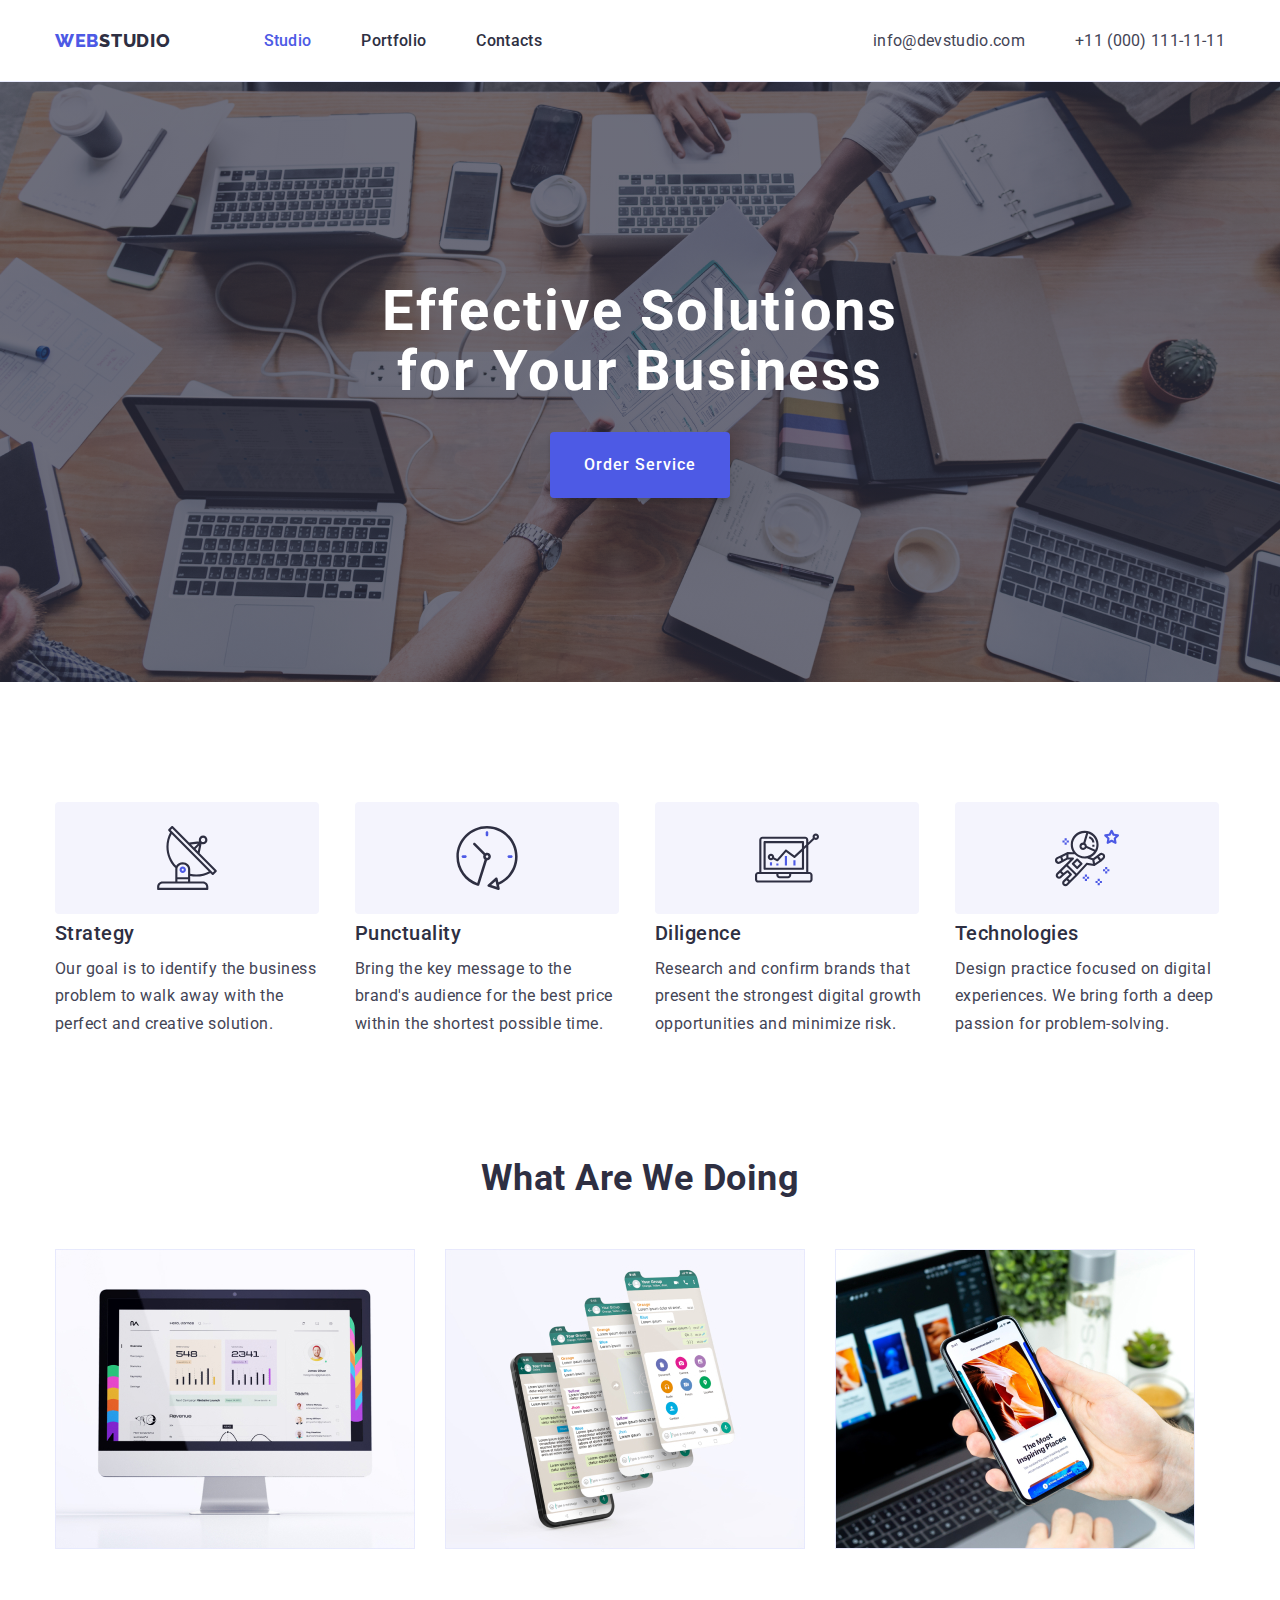
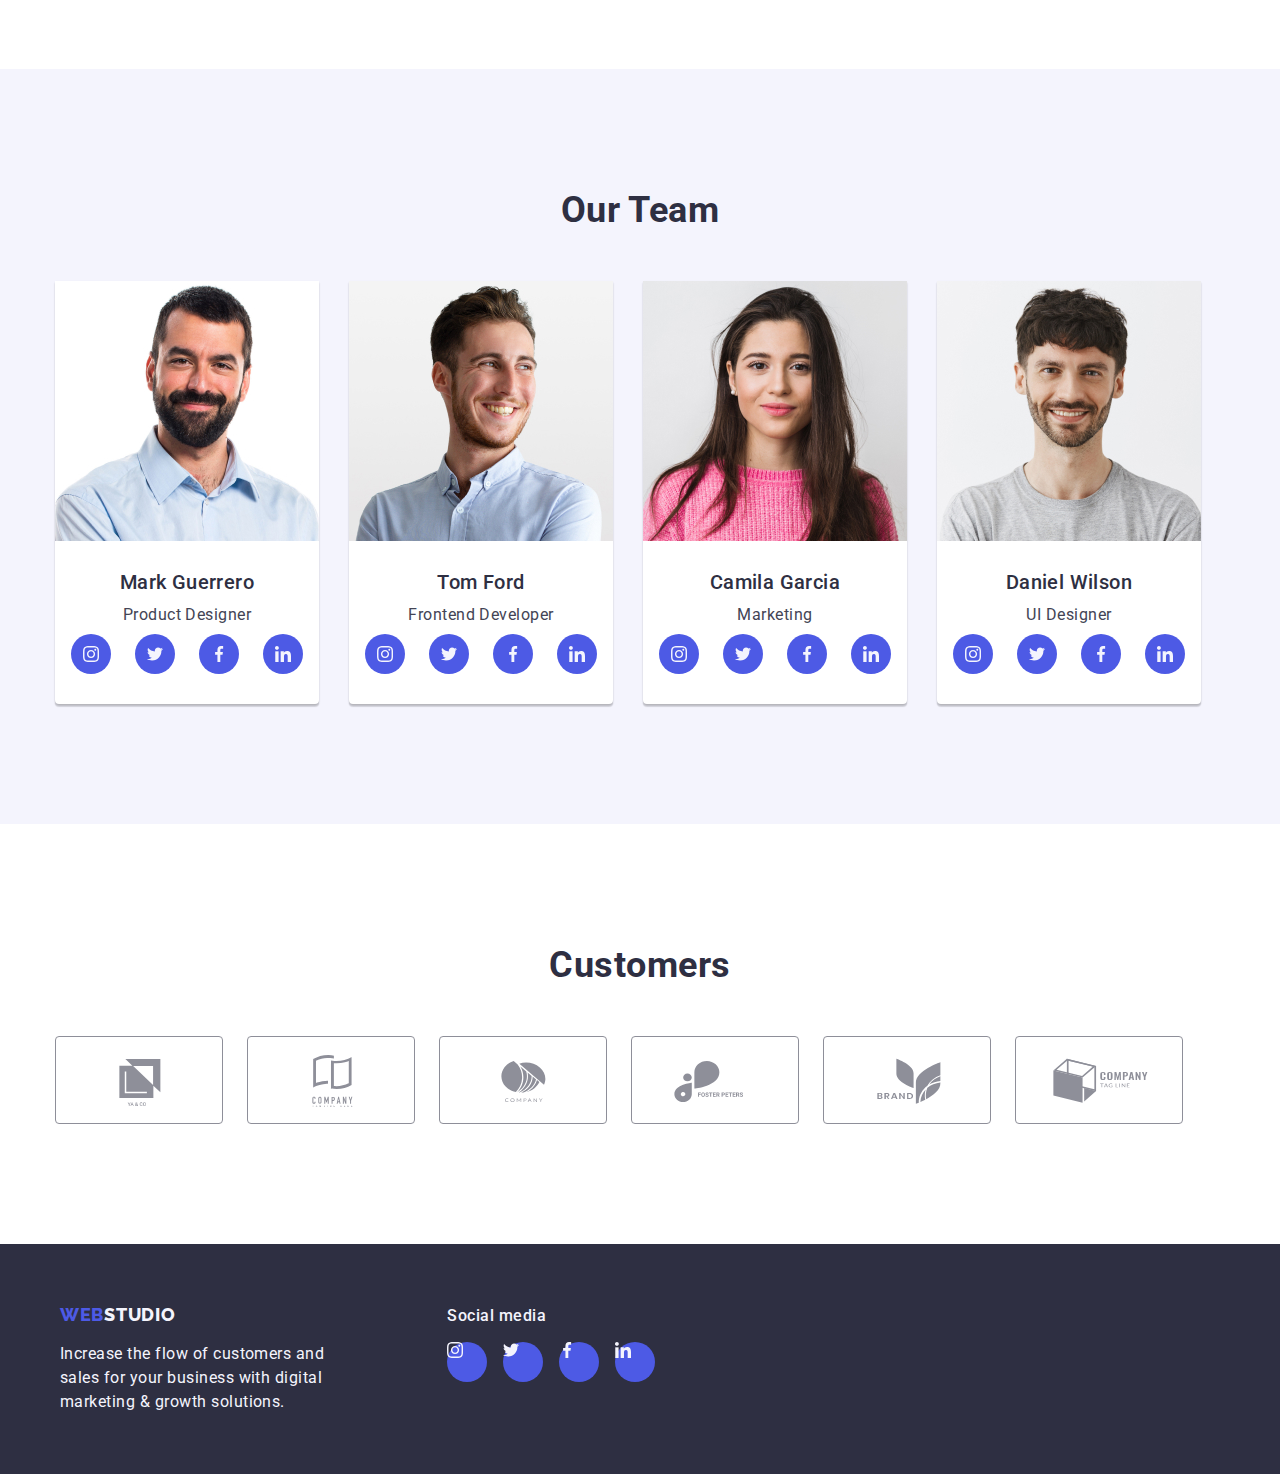
<file: index.html>
<!DOCTYPE html>
<html lang="en">
  <head>
    <meta charset="UTF-8" />
    <meta name="viewport" content="width=device-width, initial-scale=1.0" />
    <title>Studio</title>

    <!-- Revision 1 2023-08-01 comment: Use a link tag in the HTML file for the fonts instead of in the CSS so the loading time of the fonts will be faster-->
    <link rel="preconnect" href="https://fonts.googleapis.com" />
    <link rel="preconnect" href="https://fonts.gstatic.com" crossorigin />
    <link
      href="https://fonts.googleapis.com/css2?family=Raleway:wght@800&family=Roboto:wght@400;500;700;900&display=swap"
      rel="stylesheet"
    />

    <!-- Normalizer first -->
    <link
      rel="stylesheet"
      href="https://cdnjs.cloudflare.com/ajax/libs/modern-normalize/2.0.0/modern-normalize.min.css"
    />

    <!--Stylesheet-->
    <link rel="stylesheet" href="./css/styles.css" />
  </head>
  <body>
    <!--Header part-->
    <header class="page-header">
      <div class="container menu">
        <nav class="navigation">
          <a href="./index.html" class="logo-link">
            <span class="logo">WEB</span><span class="studio">STUDIO</span>
          </a>
          <ul class="nav-menu list">
            <li class="item">
              <a href="./index.html" class="page current link">Studio</a>
            </li>
            <li class="item">
              <a href="./portfolio.html" class="page link">Portfolio</a>
            </li>
            <li class="item">
              <a href="#" class="page link">Contacts</a>
            </li>
          </ul>
        </nav>
        <ul class="contacts-menu list">
          <li class="item">
            <a href="mailto:info@devstudio.com" class="contact link"
              >info@devstudio.com</a
            >
          </li>
          <li class="item">
            <a href="tel:+110001111111" class="contact link"
              >+11 (000) 111-11-11</a
            >
          </li>
        </ul>
      </div>
    </header>

    <!--This is the main section-->
    <main>
      <!--Section 1-->
      <section class="hero">
        <div class="container">
          <h1 class="hero-title">Effective Solutions<br />for Your Business</h1>
          <button type="button" class="button primary">Order Service</button>
        </div>
      </section>

      <!--Section 2-->
      <section class="section">
        <div class="container">
          <ul class="benefits list">
            <li class="item">
              <div class="icon">
                <!--When I added the height and width, nawala yung icons sa web page T_T-->
                <svg class="benefits-svg-icon" width="64" height="64">
                  <use href="./images/icons.svg#antenna"></use>
                </svg>
              </div>
              <h3 class="title">Strategy</h3>
              <p class="description">
                Our goal is to identify the business<br />problem to walk away
                with the<br />
                perfect and creative solution.
              </p>
            </li>
            <li class="item">
              <div class="icon">
                <svg class="benefits-svg-icon" width="64" height="64">
                  <use href="./images/icons.svg#clock"></use>
                </svg>
              </div>
              <h3 class="title">Punctuality</h3>
              <p class="description">
                Bring the key message to the<br />brand's audience for the best
                price<br />
                within the shortest possible time.
              </p>
            </li>
            <li class="item">
              <div class="icon">
                <svg class="benefits-svg-icon" width="64" height="64">
                  <use href="./images/icons.svg#diagram"></use>
                </svg>
              </div>
              <h3 class="title">Diligence</h3>
              <p class="description">
                Research and confirm brands that<br />present the strongest
                digital growth<br />opportunities and minimize risk.
              </p>
            </li>
            <li class="item">
              <div class="icon">
                <svg class="benefits-svg-icon" width="64" height="64">
                  <use href="./images/icons.svg#astronaut"></use>
                </svg>
              </div>
              <h3 class="title">Technologies</h3>
              <p class="description">
                Design practice focused on digital<br />experiences. We bring
                forth a deep<br />passion for problem-solving.
              </p>
            </li>
          </ul>
        </div>
      </section>

      <!--Section 3-->
      <section class="section no-top-padding">
        <div class="container">
          <h2 class="section-title">What Are We Doing</h2>
          <ul class="what-we-do list">
            <li class="item">
              <img
                src="./images/img-1-monitor.jpg"
                alt="monitor"
                width="360"
                height="300"
                class="image"
              />
              <!--I copied the width and height from the Figma Homework 1 Reference-->
            </li>
            <li class="item">
              <img
                src="./images/img-2-mobile-phone.jpg"
                alt="mobile phone"
                width="360"
                height="300"
                class="image"
              />
            </li>
            <li class="item">
              <img
                src="./images/img-3-mobile-phone-2.jpg"
                alt="mobile phone with hand"
                width="360"
                height="300"
                class="image"
              />
            </li>
          </ul>
        </div>
      </section>

      <!--Section 4-->
      <section class="section bg-team">
        <div class="container">
          <h2 class="section-title">Our Team</h2>
          <ul class="team list">
            <li class="item">
              <img
                src="./images/mark-guerrero.jpg"
                alt="Mark Guerrero"
                width="264"
                height="260"
                class="image"
              />
              <h3 class="name">Mark Guerrero</h3>
              <p class="position">Product Designer</p>
              <ul class="team-social list">
                <li class="team-svg">
                  <a
                    class="link"
                    href="https://www.instagram.com/"
                    target="_blank"
                    aria-label="Link to Instagram"
                  >
                    <svg class="team-social-icon" width="16" height="16">
                      <use href="./images/icons.svg#instagram"></use>
                    </svg>
                  </a>
                </li>
                <li class="team-svg">
                  <a
                    class="link"
                    href="https://www.twitter.com/"
                    target="_blank"
                    aria-label="Link to Twitter"
                  >
                    <svg class="team-social-icon" width="16" height="16">
                      <use href="./images/icons.svg#twitter"></use>
                    </svg>
                  </a>
                </li>
                <li class="team-svg">
                  <a
                    class="link"
                    href="https://www.facebook.com/"
                    target="_blank"
                    aria-label="Link to Facebook"
                  >
                    <svg class="team-social-icon" width="16" height="16">
                      <use href="./images/icons.svg#facebook"></use>
                    </svg>
                  </a>
                </li>
                <li class="team-svg">
                  <a
                    class="link"
                    href="https://www.linkedin.com/"
                    target="_blank"
                    aria-label="Link to LinkedIn"
                  >
                    <svg class="team-social-icon" width="16" height="16">
                      <use href="./images/icons.svg#linkedin"></use>
                    </svg>
                  </a>
                </li>
              </ul>
            </li>

            <li class="item">
              <img
                src="./images/tom-ford.jpg"
                alt="Tom Ford"
                width="264"
                height="260"
                class="image"
              />
              <h3 class="name">Tom Ford</h3>
              <p class="position">Frontend Developer</p>
              <ul class="team-social list">
                <li class="team-svg">
                  <a
                    class="link"
                    href="https://www.instagram.com/"
                    target="_blank"
                    aria-label="Link to Instagram"
                  >
                    <svg class="team-social-icon" width="16" height="16">
                      <use href="./images/icons.svg#instagram"></use>
                    </svg>
                  </a>
                </li>
                <li class="team-svg">
                  <a
                    class="link"
                    href="https://www.twitter.com/"
                    target="_blank"
                    aria-label="Link to Twitter"
                  >
                    <svg class="team-social-icon" width="16" height="16">
                      <use href="./images/icons.svg#twitter"></use>
                    </svg>
                  </a>
                </li>
                <li class="team-svg">
                  <a
                    class="link"
                    href="https://www.facebook.com/"
                    target="_blank"
                    aria-label="Link to Facebook"
                  >
                    <svg class="team-social-icon" width="16" height="16">
                      <use href="./images/icons.svg#facebook"></use>
                    </svg>
                  </a>
                </li>
                <li class="team-svg">
                  <a
                    class="link"
                    href="https://www.linkedin.com/"
                    target="_blank"
                    aria-label="Link to LinkedIn"
                  >
                    <svg class="team-social-icon" width="16" height="16">
                      <use href="./images/icons.svg#linkedin"></use>
                    </svg>
                  </a>
                </li>
              </ul>
            </li>
            <li class="item">
              <img
                src="./images/camila-garcia.jpg"
                alt="Camila Garcia"
                width="264"
                height="260"
                class="image"
              />
              <h3 class="name">Camila Garcia</h3>
              <p class="position">Marketing</p>
              <ul class="team-social list">
                <li class="team-svg">
                  <a
                    class="link"
                    href="https://www.instagram.com/"
                    target="_blank"
                    aria-label="Link to Instagram"
                  >
                    <svg class="team-social-icon" width="16" height="16">
                      <use href="./images/icons.svg#instagram"></use>
                    </svg>
                  </a>
                </li>
                <li class="team-svg">
                  <a
                    class="link"
                    href="https://www.twitter.com/"
                    target="_blank"
                    aria-label="Link to Twitter"
                  >
                    <svg class="team-social-icon" width="16" height="16">
                      <use href="./images/icons.svg#twitter"></use>
                    </svg>
                  </a>
                </li>
                <li class="team-svg">
                  <a
                    class="link"
                    href="https://www.facebook.com/"
                    target="_blank"
                    aria-label="Link to Facebook"
                  >
                    <svg class="team-social-icon" width="16" height="16">
                      <use href="./images/icons.svg#facebook"></use>
                    </svg>
                  </a>
                </li>
                <li class="team-svg">
                  <a
                    class="link"
                    href="https://www.linkedin.com/"
                    target="_blank"
                    aria-label="Link to LinkedIn"
                  >
                    <svg class="team-social-icon" width="16" height="16">
                      <use href="./images/icons.svg#linkedin"></use>
                    </svg>
                  </a>
                </li>
              </ul>
            </li>
            <li class="item">
              <img
                src="./images/daniel-wilson.jpg"
                alt="Daniel Wilson"
                width="264"
                height="260"
                class="image"
              />
              <h3 class="name">Daniel Wilson</h3>
              <p class="position">UI Designer</p>
              <ul class="team-social list">
                <li class="team-svg">
                  <a
                    class="link"
                    href="https://www.instagram.com/"
                    target="_blank"
                    aria-label="Link to Instagram"
                  >
                    <svg class="team-social-icon" width="16" height="16">
                      <use href="./images/icons.svg#instagram"></use>
                    </svg>
                  </a>
                </li>
                <li class="team-svg">
                  <a
                    class="link"
                    href="https://www.twitter.com/"
                    target="_blank"
                    aria-label="Link to Twitter"
                  >
                    <svg class="team-social-icon" width="16" height="16">
                      <use href="./images/icons.svg#twitter"></use>
                    </svg>
                  </a>
                </li>
                <li class="team-svg">
                  <a
                    class="link"
                    href="https://www.facebook.com/"
                    target="_blank"
                    aria-label="Link to Facebook"
                  >
                    <svg class="team-social-icon" width="16" height="16">
                      <use href="./images/icons.svg#facebook"></use>
                    </svg>
                  </a>
                </li>
                <li class="team-svg">
                  <a
                    class="link"
                    href="https://www.linkedin.com/"
                    target="_blank"
                    aria-label="Link to LinkedIn"
                  >
                    <svg class="team-social-icon" width="16" height="16">
                      <use href="./images/icons.svg#linkedin"></use>
                    </svg>
                  </a>
                </li>
              </ul>
            </li>
          </ul>
        </div>
      </section>

      <!--Section 5 Customers-->
      <section class="section">
        <div class="container">
          <h2 class="section-title">Customers</h2>
          <ul class="partners list">
            <li class="item">
              <a class="link" href="#" target="_blank">
                <svg class="customers-icon" width="104" height="56">
                  <use href="./images/icons.svg#client-1"></use>
                </svg>
              </a>
            </li>
            <li class="item">
              <a class="link" href="#" target="_blank">
                <svg class="customers-icon" width="104" height="56">
                  <use href="./images/icons.svg#client-2"></use>
                </svg>
              </a>
            </li>
            <li class="item">
              <a class="link" href="#" target="_blank">
                <svg class="customers-icon" width="104" height="56">
                  <use href="./images/icons.svg#client-3"></use>
                </svg>
              </a>
            </li>
            <li class="item">
              <a class="link" href="#" target="_blank">
                <svg class="customers-icon" width="104" height="56">
                  <use href="./images/icons.svg#client-4"></use>
                </svg>
              </a>
            </li>
            <li class="item">
              <a class="link" href="#" target="_blank">
                <svg class="customers-icon" width="104" height="56">
                  <use href="./images/icons.svg#client-5"></use>
                </svg>
              </a>
            </li>
            <li class="item">
              <a class="link" href="#" target="_blank">
                <svg class="customers-icon" width="104" height="56">
                  <use href="./images/icons.svg#client-6"></use>
                </svg>
              </a>
            </li>
          </ul>
        </div>
      </section>
    </main>

    <!--This is the footer-->
    <footer class="page-footer">
      <div class="container">
        <!--Main Footer-->
        <div class="footer">
          <!--Sub Footer 1-->
          <div class="footer-address">
            <a href="./index.html" class="logo-link">
              <!--I just added a DIV for this WEBSTUDIO logo because without DIV, super laki ng gap nila sa isa't isa because of the display flex that I applied to class="footer"-->
              <div>
                <span class="logo">WEB</span
                ><span class="studio-footer">STUDIO</span>
              </div>
            </a>
            <p class="footer-description">
              Increase the flow of customers and<br />sales for your business
              with digital<br />marketing & growth solutions.
            </p>
          </div>

          <!--Sub Footer 2-->
          <div class="footer-block">
            <b class="footer-heading"> Social media </b>
            <ul class="social-footer list">
              <li class="icon-item">
                <a
                  class="link"
                  href="https://www.instagram.com/"
                  target="_blank"
                  aria-label="Link to Instagram"
                >
                  <svg class="team-social-icon" width="40" height="40">
                    <use href="./images/icons.svg#instagram"></use>
                  </svg>
                </a>
              </li>
              <li class="icon-item">
                <a
                  class="link"
                  href="https://www.twitter.com/"
                  target="_blank"
                  aria-label="Link to Twitter"
                >
                  <svg class="team-social-icon" width="40" height="40">
                    <use href="./images/icons.svg#twitter"></use>
                  </svg>
                </a>
              </li>
              <li class="icon-item">
                <a
                  class="link"
                  href="https://www.facebook.com/"
                  target="_blank"
                  aria-label="Link to Facebook"
                >
                  <svg class="team-social-icon" width="40" height="40">
                    <use href="./images/icons.svg#facebook"></use>
                  </svg>
                </a>
              </li>
              <li class="icon-item">
                <a
                  class="link"
                  href="https://www.linkedin.com/"
                  target="_blank"
                  aria-label="Link to LinkedIn"
                >
                  <svg class="team-social-icon" width="40" height="40">
                    <use href="./images/icons.svg#linkedin"></use>
                  </svg>
                </a>
              </li>
            </ul>
          </div>
        </div>
      </div>
    </footer>
  </body>
</html>
</file>
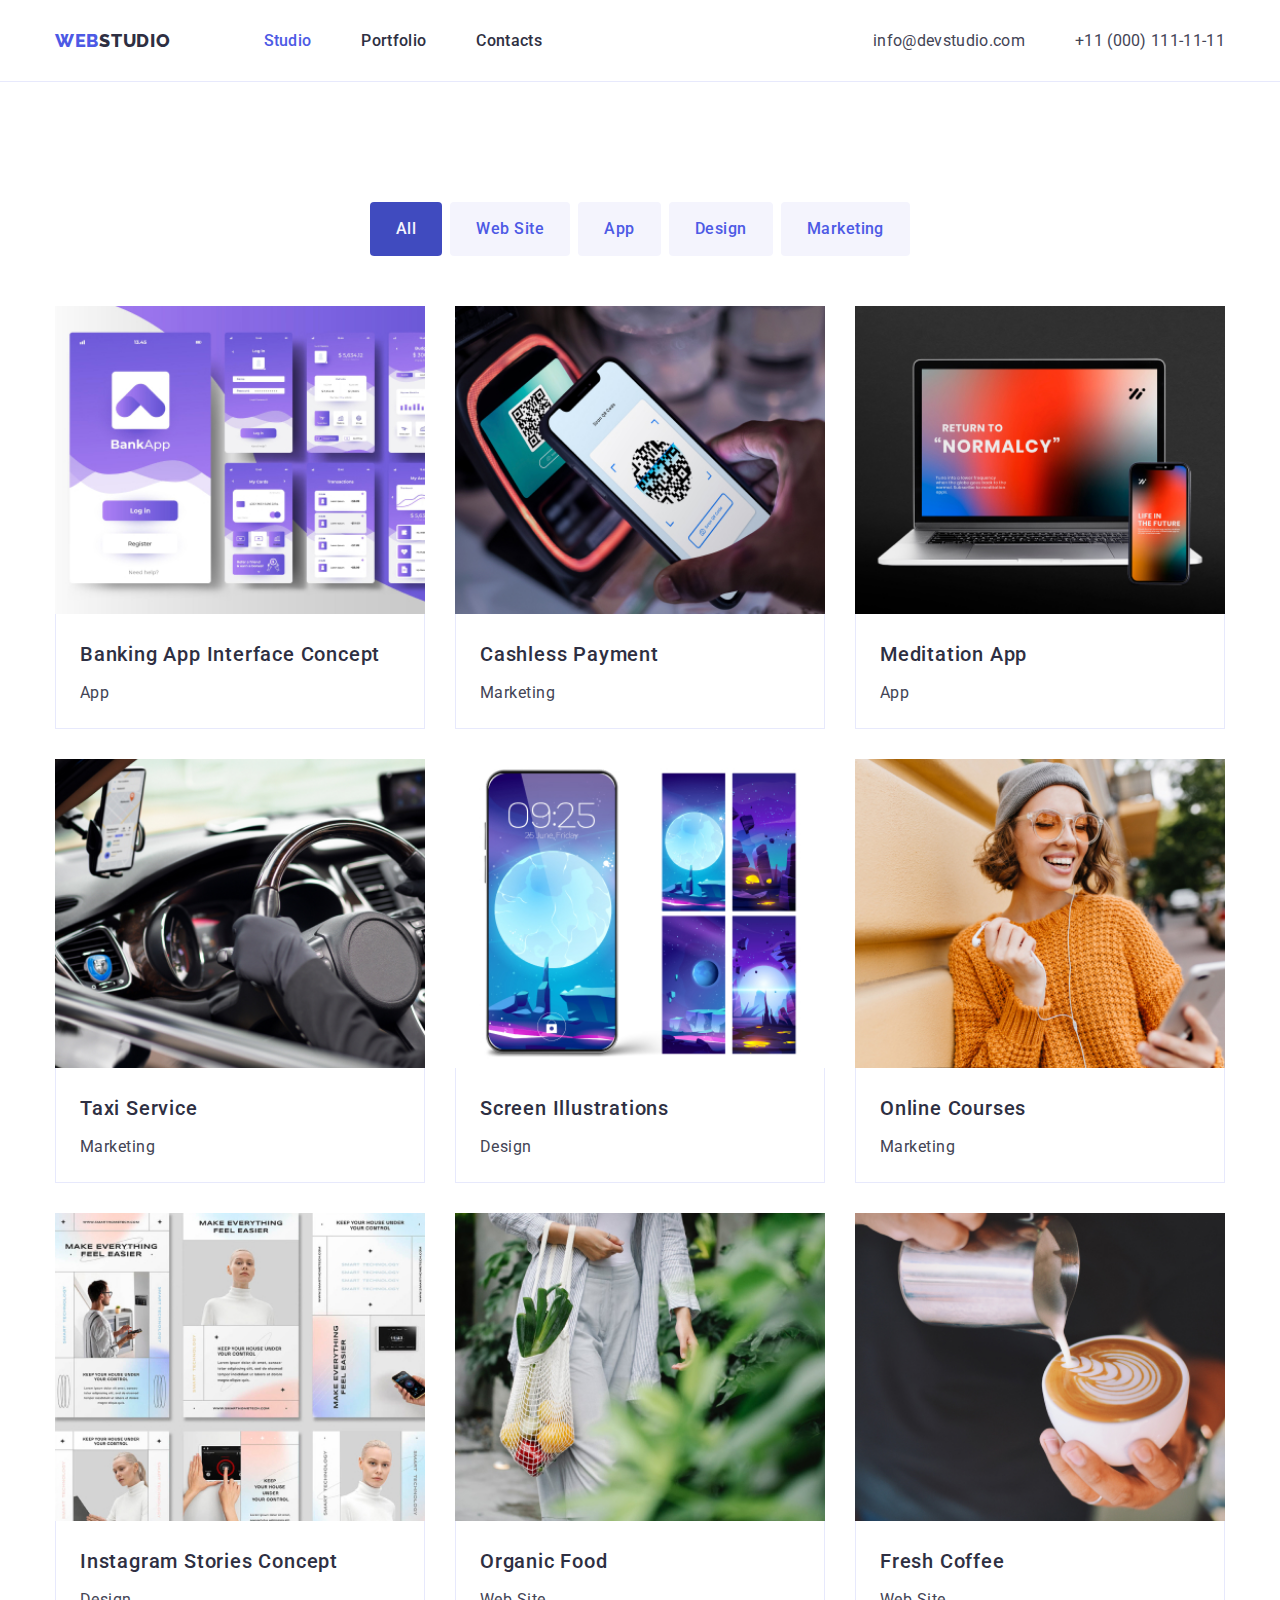
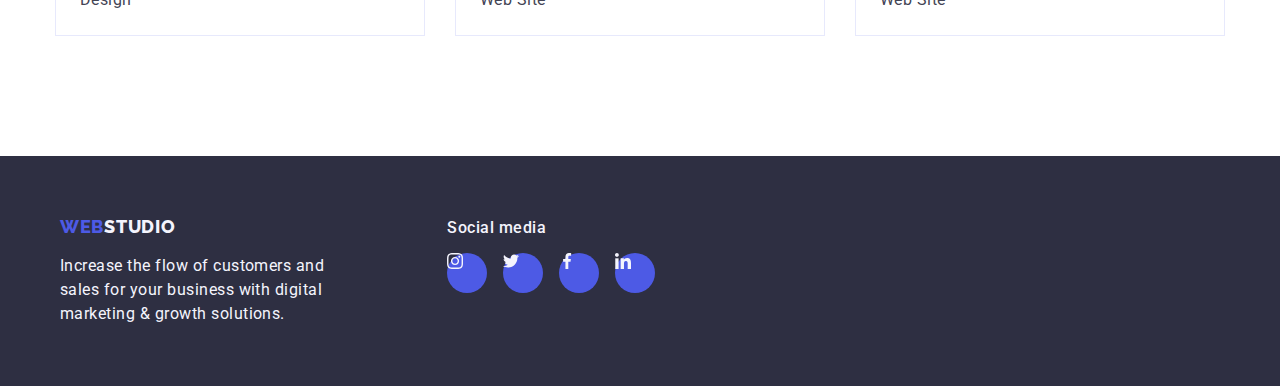
<file: portfolio.html>
<!DOCTYPE html>
<html lang="en">
  <head>
    <meta charset="UTF-8" />
    <meta name="viewport" content="width=device-width, initial-scale=1.0" />
    <title>Portfolio</title>

    <!-- Revision 1 2023-08-01 comment: Use a link tag in the HTML file for the fonts instead of in the CSS so the loading time of the fonts will be faster-->
    <link rel="preconnect" href="https://fonts.googleapis.com" />
    <link rel="preconnect" href="https://fonts.gstatic.com" crossorigin />
    <link
      href="https://fonts.googleapis.com/css2?family=Raleway:wght@800&family=Roboto:wght@400;500;700;900&display=swap"
      rel="stylesheet"
    />

    <!-- Normalizer first -->
    <link
      rel="stylesheet"
      href="https://cdnjs.cloudflare.com/ajax/libs/modern-normalize/2.0.0/modern-normalize.min.css"
    />

    <!--Stylesheet-->
    <link rel="stylesheet" href="./css/styles.css" />
  </head>
  <body>
    <!--Header part-->
    <header class="page-header">
      <div class="container menu">
        <nav class="navigation">
          <a href="./index.html" class="logo-link">
            <span class="logo">WEB</span><span class="studio">STUDIO</span>
          </a>
          <ul class="nav-menu list">
            <li class="item">
              <a href="./index.html" class="page current link">Studio</a>
            </li>
            <li class="item">
              <a href="./portfolio.html" class="page link">Portfolio</a>
            </li>
            <li class="item">
              <a href="#" class="page link">Contacts</a>
            </li>
          </ul>
        </nav>
        <ul class="contacts-menu list">
          <li class="item">
            <a href="mailto:info@devstudio.com" class="contact link"
              >info@devstudio.com</a
            >
          </li>
          <li class="item">
            <a href="tel:+110001111111" class="contact link">+11 (000) 111-11-11</a>
          </li>
        </ul>
      </div>
    </header>

    <main>
      <!--Section 1 Portfolio-->
      <section class="section">
        <div class="container">

          <!-- Buttons -->
          <ul class="filters list">
            <li class="space">
              <button type="button" class="button filter current">All</button>
            </li>
            <li class="space">
              <button type="button" class="button filter">Web Site</button>
            </li>
            <li class="space">
              <button type="button" class="button filter">App</button>
            </li>
            <li class="space">
              <button type="button" class="button filter">Design</button>
            </li>
            <li class="space">
              <button type="button" class="button filter">Marketing</button>
            </li>
          </ul>

          <!--Projects-->
          <ul class="projects list">
            <li class="project-card">
              <a href="" class="project link">
                <img src="./images/portfolio-img-1-banking-app-interface.jpg" alt="Banking App Interface Concept" width="370" height="294" class="image">
                <div class="substrate">
                  <h2 class="name">Banking App Interface Concept</h2>
                  <p class="type">App</p>
                </div>
              </a>
            </li>
            <li class="project-card">
              <a href="" class="project link">
                <img src="./images/portfolio-img-2-cashless-payment.jpg" alt="Cashless Payment" width="370" height="294" class="image">
                <div class="substrate">
                  <h2 class="name">Cashless Payment</h2>
                  <p class="type">Marketing</p>
                </div>   
              </a>
            </li>
            <li class="project-card">
              <a href="" class="project link">
                <img src="./images/portfolio-img-3-meditation-app.jpg" alt="Meditation App" width="370" height="294" class="image">
                <div class="substrate">
                  <h2 class="name">Meditation App</h2>
                  <p class="type">App</p>
                </div>
              </a>
            </li>

            <li class="project-card">
              <a href="" class="project link">
                <img src="./images/portfolio-img-4-taxi-service.jpg" alt="Taxi Service" width="370" height="294" class="image">
                <div class="substrate">
                  <h2 class="name">Taxi Service</h2>
                  <p class="type">Marketing</p>
                </div>
              </a>
            </li>
            <li class="project-card">
              <a href="" class="project link">
                <img src="./images/portfolio-img-5-screen-illustrations.jpg" alt="Screen Illustrations" width="370" height="294" class="image">
                <div class="substrate">
                  <h2 class="name">Screen Illustrations</h2>
                  <p class="type">Design</p>
                </div>
              </a>
            </li>
            <li class="project-card">
              <a href="" class="project link">
                <img src="./images/portfolio-img-6-online-courses.jpg" alt="Online Courses" width="370" height="294" class="image">
                <div class="substrate">
                  <h2 class="name">Online Courses</h2>
                  <p class="type">Marketing</p>
                </div>
              </a>
            </li>
            <li class="project-card">
              <a href="" class="project link">
                <img src="./images/portfolio-img-7-instagram-stories-concept.jpg" alt="Instagram Stories Concept" width="370" height="294" class="image">
                <div class="substrate">
                  <h2 class="name">Instagram Stories Concept</h2>
                  <p class="type">Design</p>
                </div>
              </a>
            </li>
            <li class="project-card">
              <a href="" class="project link">
                <img src="./images/portfolio-img-8-organic-food.jpg" alt="Organic Food" width="370" height="294" class="image">
                <div class="substrate">
                  <h2 class="name">Organic Food</h2>
                  <p class="type">Web Site</p>
                </div>
              </a>
            </li>
            <li class="project-card">
              <a href="" class="project link">
                <img src="./images/portfolio-img-9-fresh-coffee.jpg" alt="Fresh Coffee" width="370" height="294" class="image">
                <div class="substrate">
                  <h2 class="name">Fresh Coffee</h2>
                  <p class="type">Web Site</p>
                </div>
              </a>
            </li>
          </ul>
        </div>
      </section>
    </main>

    <!--This is the footer-->
    <footer class="page-footer">
      <div class="container">
        <!--Main Footer-->
        <div class="footer">
          <!--Sub Footer 1-->
          <div class="footer-address">
            <a href="./index.html" class="logo-link">
              <!--I just added a DIV for this WEBSTUDIO logo because without DIV, super laki ng gap nila sa isa't isa because of the display flex that I applied to class="footer"-->
              <div>
                <span class="logo">WEB</span
                ><span class="studio-footer">STUDIO</span>
              </div>
            </a>
            <p class="footer-description">
              Increase the flow of customers and<br />sales for your business
              with digital<br />marketing & growth solutions.
            </p>
          </div>

          <!--Sub Footer 2-->
          <div class="footer-block">
            <b class="footer-heading"> Social media </b>
            <ul class="social-footer list">
              <li class="icon-item">
                <a
                  class="link"
                  href="https://www.instagram.com/"
                  target="_blank"
                  aria-label="Link to Instagram"
                >
                  <svg class="team-social-icon" width="40" height="40">
                    <use href="./images/icons.svg#instagram"></use>
                  </svg>
                </a>
              </li>
              <li class="icon-item">
                <a
                  class="link"
                  href="https://www.twitter.com/"
                  target="_blank"
                  aria-label="Link to Twitter"
                >
                  <svg class="team-social-icon" width="40" height="40">
                    <use href="./images/icons.svg#twitter"></use>
                  </svg>
                </a>
              </li>
              <li class="icon-item">
                <a
                  class="link"
                  href="https://www.facebook.com/"
                  target="_blank"
                  aria-label="Link to Facebook"
                >
                  <svg class="team-social-icon" width="40" height="40">
                    <use href="./images/icons.svg#facebook"></use>
                  </svg>
                </a>
              </li>
              <li class="icon-item">
                <a
                  class="link"
                  href="https://www.linkedin.com/"
                  target="_blank"
                  aria-label="Link to LinkedIn"
                >
                  <svg class="team-social-icon" width="40" height="40">
                    <use href="./images/icons.svg#linkedin"></use>
                  </svg>
                </a>
              </li>
            </ul>
          </div>
        </div>
      </div>
    </footer>
  </body>
</html>
</file>
<file: css/styles.css>
/* @import url("https://fonts.googleapis.com/css2?family=Raleway:wght@800&family=Roboto:wght@400;500;700;900&display=swap"); */


:root {
  --iriscolor: #4d5ae5;
  --navyblue: #2E2F42;
  --navcolor: #2e2f42;
  --oceancolor: #404BBF;
  --contactcolor: #434455;
  --titlecolor:  #2E2F42;
  --descriptioncolor: #434455;
  --namecolor: #2e2f42;
  --positioncolor: #434455;
  --cloud: #f4f4fd;
  --slate: #434455;
  --white: #ffffff;
  --cornflower: #e7e9fc;
  --lightslate:#8E8F99;
  --green: #31D0AA;
}

/*"body" is considered a global selector because it targets the <body> element, which is the top-level container for the content of an HTML document. The styles defined within the "body" selector will apply to the entire document unless they are overridden by more specific selectors.*/

/* push ko nalang parin haha! */
h1,
h2,
h3,
h4,
h5,
h6,
p {
  margin: 0;
}

/* border-box fixes the computation of the height and width. Whatever height and width yung naspecify mo, yun yung susundin regardless if may padding at border doon sa specific element. Ang default kasi without the border box, hindi sinasali sa computation yung padding ang border (if you have those set in CSS). But if you have border-box set, strictly yun lang susundan ni CSS*/

html {
  box-sizing: border-box;
}


/* asterisks are used to represent to all elements*/
/* :: are called pseudoclasses */
*,
*::after,
*::before{
  box-sizing: inherit;
}

body{
  font-family: "Roboto", sans-serif;
  font-size: 16px;
  letter-spacing: 0.03em;
  color: var(--slate);
  background-color: var(--white);
}

.link{
  text-decoration: none;
  color: inherit;
}

.list{
  list-style: none;
  padding: 0;
  margin: 0;
}

img{
  display: block;
  max-width: 100%;
  height: auto;
}


.container{
  width: 1200px;
  padding: 0 15px;
  margin: 0 auto;
}
/* kailangan natin ilagay yung padding and margin para gumitna siya */

 
/*WEBSTUDIO LOGO*/

.logo-link {
  text-decoration: none;
  font-size: 18px;
  font-family: "Raleway",sans-serif;
  line-height: 1.17;
  font-weight: 800;
  letter-spacing: 0.04em;
}

.logo{
  color: var(--iriscolor);
}

.studio{
  color: var(--navyblue)
}

/*MENU ITEMS*/
.nav-menu .page,
.contacts-menu .contact {
  font-weight: 500;
  color: var(--navcolor);
  text-decoration: none;
  line-height: 1.14;
  letter-spacing: 0.02em;
  display: block;
  padding-top: 32px;
  padding-bottom: 31px;
}

.nav-menu{
  margin-left: 93px;
}

.contacts-menu{
  margin-left: auto;
}

/* format the margins of the items under nav-menu and contacts-menu except for their last items (Contacts and telephone number) */
.nav-menu .item:not(:last-child),
.contacts-menu .item:not(:last-child) {
  margin-right: 50px;
}

.menu,
.navigation,
.nav-menu,
.contacts-menu{
  display: flex; 
  align-items: center;
}

.page-header{
  border-bottom: 1px solid var(--cornflower);
}


.nav-menu .page:hover,
.nav-menu .page:focus,
.nav-menu .page.current,
.contacts-menu .contact:hover,
.contacts-menu .contact:focus{
  color: var(--iriscolor);
}

/* yung mga font, text decoration, etc nito, naka-declare na sa umpisa (.nav-menu .page, .contacts-menu .contact) */
.contacts-menu .contact{
  color: var(--slate);
  font-weight: 400;
}

/*MAIN LANDING PAGE*/

.hero{
  background-color: var(--navyblue);
  height: 600px;
  background: linear-gradient(
    to right,
    rgba(46, 47, 66, 0.7),
    rgba(46, 47, 66, 0.7)
  ), url(../images/people-office.jpg);
  height: 600px;
  background-repeat: no-repeat;
  background-position: center;
  background-size: cover;
  padding: 200px 0;
  text-align: center;
}


.hero .hero-title{
  color: var(--white, #FFF);
  font-size: 56px;
  font-weight: 700;
  line-height: 1.07;
  letter-spacing: 0.04em;
  margin-bottom: 30px;
}

.hero .hero-title,
.hero .button{
  position: relative;
  z-index: 2;
}

/* .main-button{
  margin-top: -10px;
  text-align: center;
} main-button class has been deleted on the first revision*/

/*MAIN LANDING PAGE BUTTON*/

.button{
  cursor:pointer;
  font-family: inherit;
  font-size: 16px;
  letter-spacing: 0.03em;
  border-radius: 4px;
  border-color: transparent;
}

.button.primary{
  color: white;
  background-color: var(--iriscolor);
  font-weight: 500;
  line-height: 1.87;
  letter-spacing: 0.06em;
  padding: 16px 32px;
  box-shadow: 0px 4px 4px rgba(0, 0, 0, 0.15);
}

.button.primary:hover,
.button.primary:focus {
  background-color: var(--oceancolor);
  box-shadow: 0px 3px 1px rgba(0, 0, 0, 0.1), 0px 1px 2px rgba(0, 0, 0, 0.08), 0px 2px 2px rgba(0, 0, 0, 0.12);
}
/* box-shadow: 0px 3px 1px rgba(red,green,blue,alpha), 
alpha = opacity*/
/* bakit maraming values nilagay sa box-shadow? Forda aesthetics! 3 levels of box shadow para magmukhang 3D. Subtle difference lang pero may differnce parin*/


/*BUTTON POSITION*/

/*SECTION 2*/

.benefits{
  display: flex;
  flex-wrap: wrap;
  margin-left: -30px;
  margin-top: -30px;
}

/* this is called a descendant combinator. Hinahanap ni CSS si "item" sa loob ni "benefits" */
/* divided by 4 kasi apat yung items sa loob. yung -30px naman, kaunting adjustments nalang yun after the division */
.benefits .item{
  flex-basis: calc(100% / 4 - 30px);
  margin-left: 30px;
  margin-top: 30px;
}

.icon{
  width: 264px;
  height: 112px;
  display: flex;
  border-radius: 4px;
  background: var(--cloud, #F4F4FD);
  margin-bottom: 8px;
  justify-content: center;
  align-items: center;
}

/* The padding is the reason why my icons wouldn't show! */
/* .benefits-svg-icon{
  padding: 24px 100px;
} */

/* padding: top&bottom left&right, padding: 120px 0 */
.section{
  padding-top: 120px;
  padding-bottom: 120px;
}

.section.no-top-padding {
  padding-top: 0;
}

.section-title{
  font-size: 36px;
  font-weight: 700;
  color: var(--navyblue);
  line-height: 1.17;
  text-align: center;
  margin-bottom: 50px;
}

.what-we-do{
  display: flex;
  flex-wrap: wrap;
  margin-left: -30px;
  margin-top: -30px;
}

.what-we-do .item{
  flex-basis: calc(100%/3-30px);
  margin-left: 30px;
  margin-top: 30px;
}

/*SECTION 3*/


/*SECTION 4*/
.bg-team{
  background-color: var(--cloud);
}

.team{
  display: flex;
  flex-wrap: wrap;
  margin-top: -30px;
  margin-left: -30px;
}

.team .item{
  flex-basis: calc(100% / 4 -30px);
  margin-left: 30px;
  margin-top: 30px;
  padding-bottom: 30px;
  background-color: var(--white);
  border-radius: 0px 0px 4px 4px;
  box-shadow: 0px 3px 1px rgba(0, 0, 0, 0.1), 0px 1px 2px rgba(0, 0, 0, 0.08), 0px 2px 2px rgba(0, 0, 0, 0.12);
}
/*   border-radius: Upper left, upper right, lower left, lower right */

.team .name,
.team .position {
  line-height: 1.19;
  text-align: center;
}

.team .name{
  color: var(--navyblue);
  font-size: 20px;
  font-weight: 500;
  letter-spacing: 0.02em;
  padding-top: 30px;
  padding-bottom: 10px;
}

.team .position{
  color: var(--slate);
  font-size: 16px;
  font-weight: 400;
}

.team-social{
  display: flex;
  padding-top: 10px;
  gap: 24px;
  justify-content: center;
}

.team-svg{
  width: 40px;
  height: 40px;
  /* flex-shrink: 0;
  background: var(--iriscolor);
  display: flex;
  justify-content: center;
  align-items: center;
  border-radius: 50%; */
}

.team-social .link{
  display: flex;
  background-color: var(--iriscolor);
  color: var(--cloud);
  width: 100%;
  height: 100%;
  align-items: center;
  justify-content: center;
  border-radius: 50%;
}

.team-social .link:hover,
.team-social .link:focus{
  background-color: var(--oceancolor);
}

.team-social-icon{
  fill: currentColor;
  width: 16px;
  height: 16px;
}

.social-footer .team-social-icon{
  width: 40px;
  height: 40px;
}

/* CUSTOMERS */

.customers-icon{
  fill: currentColor;
}

.partners{
  display: flex;
  /* flex-wrap: wrap;
  align-items: center;
  justify-content: center; */
  gap: 24px;
}

.partners .item{
  width: 168px;
  height: 88px;
} 

/* Instead of making the box for .partners .item, do it for .partners .link */
.partners .link{
  display: flex;
  height: 100%;
  width: 100%;
  border: 1px solid var(--lightslate);
  border-radius: 4px;
  justify-content: center;
  align-items: center;
  color: var(--lightslate);
}

.partners .link:focus,
.partners .link:hover{
  color: var(--oceancolor);
  border-color: var(--oceancolor);
}

/*FOOTER*/

.page-footer{
  background-color: var(--navyblue);
  padding: 60px 0 60px 60px;
}

.page-footer .studio-footer{
  color: var(--cloud);
}

.footer-description{
  color: var(--cloud);
  font-size: 16px;
  font-weight: 400;
  line-height: 1.5;
  padding-top: 17px;
}

.footer-heading{
  color: var(--cloud);
  font-size: 16px;
  font-weight: 500;
}

.social-footer{
  display: flex;
  gap: 16px;
  padding-top: 16px;
}

.icon-item{
    width: 40px;
    height: 40px;
  }

.social-footer .link{
  display: flex;
  width: 100%;
  height: 100%;
  align-items: center;
  justify-content: center;
  border-radius: 50%;
  background-color: var(--iriscolor);
  color: var(--cloud);
}

.social-footer .link:hover,
.social-footer .link:focus{
  background-color: var(--green);
}

/* .page-footer .container{
  display: flex;
  gap: 120px;
} */

.footer{
  display: flex;
  /* gap: 120px; */
  flex-wrap: wrap;
  margin-top: -12px;
  margin-left: -50px;
  align-items: baseline;
}

.footer-address{
  margin-top: 12px;
  margin-left: 25px;
}

.footer-block{
  margin-top: 12px;
  margin-left: 123px;
}

.benefits .title{
  font-size: 20px;
  font-weight: 500;
  color: var(--navyblue);
  line-height: 1.14;
  margin-bottom: 10px;
}

.benefits .description{
  color: var(--slate);
  line-height: 1.71;
  font-size: 16px;
  font-weight: 400;
}

/* PORFOLIO */

/**/
.button.filter{
  background-color: var(--cloud);
  color: var(--iriscolor);
  font-weight: 500;
  line-height: 1.62;
  padding: 12px 24px;
}

.button.filter:hover,
.button.filter:focus,
.button.filter.current{
  background-color: var(--oceancolor);
  color: var(--cloud);
}

.filters{
  display: flex;
  justify-content: center;
  margin-bottom: 50px;
}

.filters .space + .space {
  margin-left: 8px;

}

/* tatarget natin si "space" sa loob ng "filters" except sa pinaka-unang "space".
.filters .space + .space; ang tawag sa "+" in this context is an adjacent combinator. Ang ginagawa niya is hahanapin niya yung filters, and sa loob ng filters merong class="space". 
The adjacent sibling selector is used to select an element that is directly after another specific element. Sibling elements must have the same parent element, and "adjacent" means "immediately following".*/

/*PORTFOLIO BUTTONS*/

.substrate{
  border: 1px solid var(--cornflower, #E7E9FC);
  border-top: 0;
  padding: 20px 24px;
  background-color: var(--white);
}

.projects{
  display: flex;
  flex-wrap: wrap;
  margin-left: -30px;
  margin-top: -30px;
}

.project-card{
  flex-basis: calc(100% /3 - 30px);
  margin-left: 30px;
  margin-top: 30px;
}

.project-card:hover{
  box-shadow: 0px 2px 1px 0px rgba(46, 47, 66, 0.08), 0px 1px 1px 0px rgba(46, 47, 66, 0.16), 0px 1px 6px 0px rgba(46, 47, 66, 0.08);
}

.project .name{
  color: var(--navyblue);
  font-size: 20px;
  font-weight: 500;
  line-height: 2;
  letter-spacing: 0.04em;
  margin-bottom: 4px;
}

.projects .type{
  color: var(--slate);
  font-size: 16px;
  font-weight: 400;
  line-height: 1.87;
}
</file>
